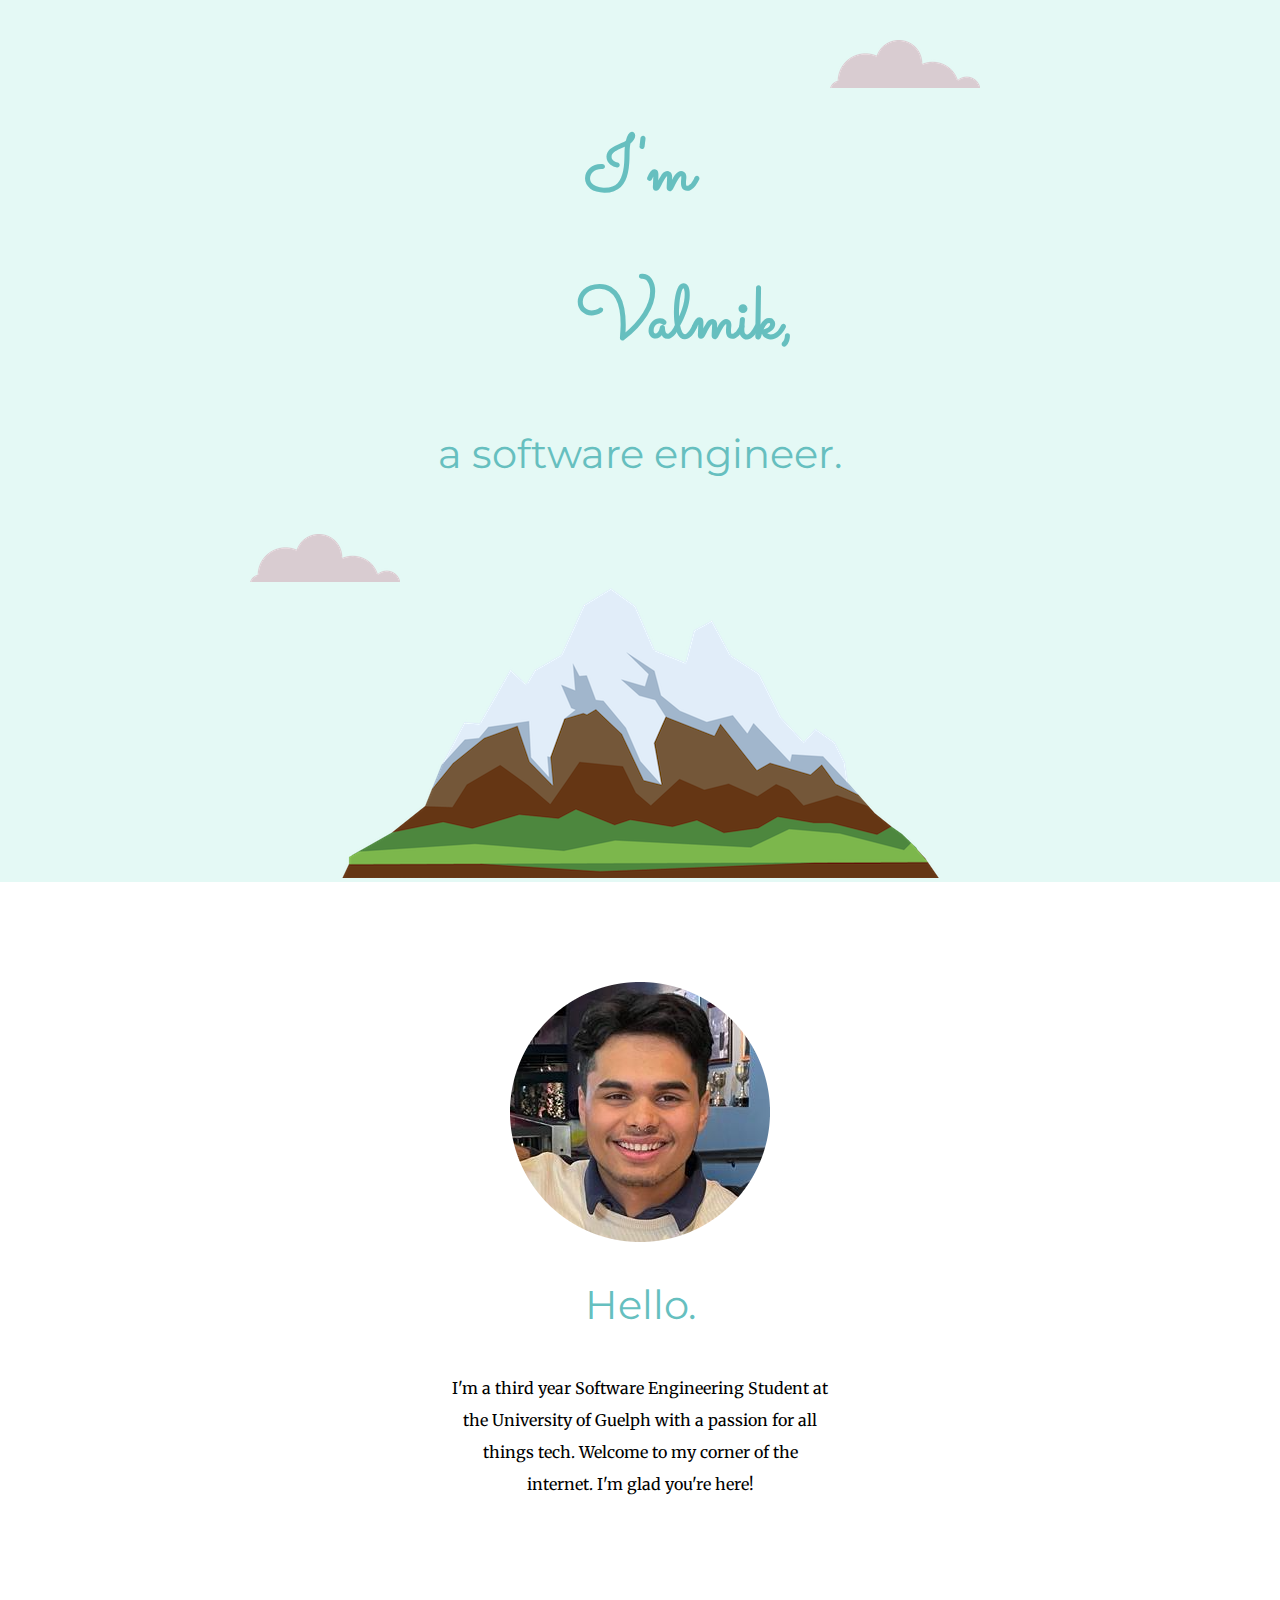
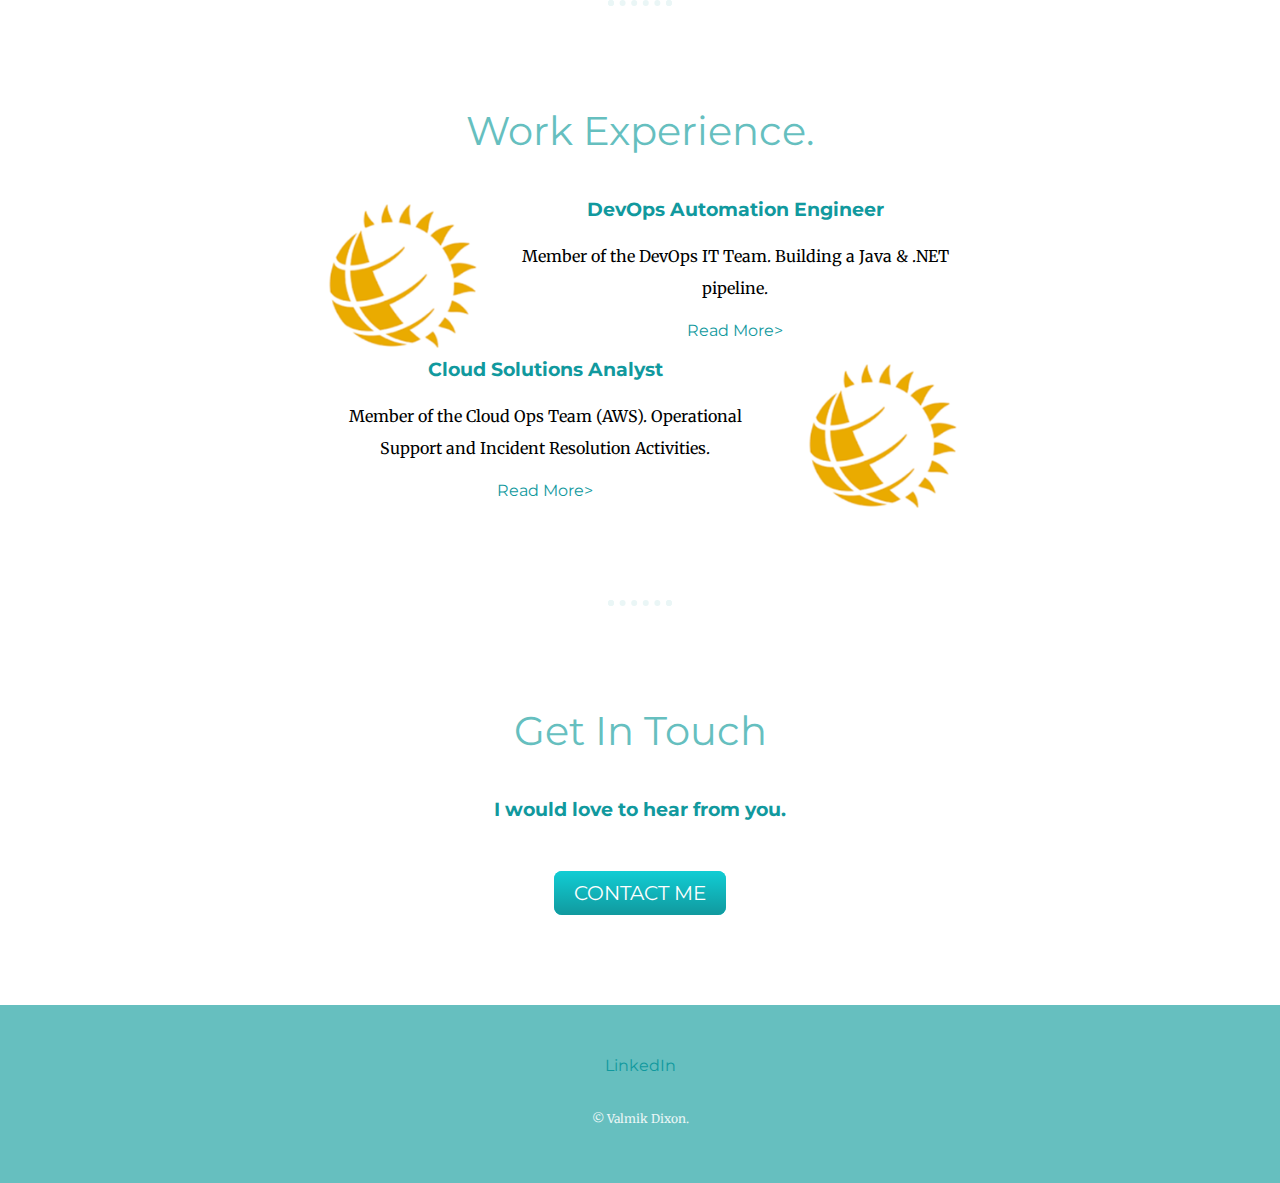
<file: index.html>
<!DOCTYPE html>
<html lang="en" dir="ltr">
  <head>
    <meta charset="utf-8">
    <title>Valmik Dixon</title>
    <link rel="stylesheet" href="css/styles.css ">
    <link rel="icon" href="favicon.ico">
    <link rel="preconnect" href="https://fonts.googleapis.com">
    <link rel="preconnect" href="https://fonts.gstatic.com" crossorigin>
    <link href="https://fonts.googleapis.com/css2?family=Merriweather:ital,wght@1,300&family=Montserrat:wght@300&family=Sacramento&display=swap" rel="stylesheet">

  </head>

  <body>
    <div class="top-container">
      <img class="top-cloud" src="images/cloud.png" alt="cloud-img">
      <h1>I'm Valmik,</h1>
      <h2>a software engineer.</h2>
      <img class="bottom-cloud" src="images/cloud.png" alt="cloud-img">
      <img src="images/mountain.png" alt="mountain-png">
    </div>

    <div class="middle-container">
      <div class="profile">
        <img src="images/valmik.png" alt="profile-img">
        <h2>Hello.</h2>
        <p class="intro">I'm a third year Software Engineering Student at the University of Guelph with a passion for all things tech. Welcome to my corner of the internet.
          I'm glad you're here!
        </p>
      </div>
      <hr>
      <div class="skills">    
        <h2>Work Experience.</h2>
        <div class="skill-row">
          <img class="img-chilli" src="images/chillies.png" alt="chillie-img">
          <h3>DevOps Automation Engineer</h3>
          <p>Member of the DevOps IT Team.     
            Building a Java & .NET pipeline.</p>
            <a class="Expbtn" href="devops.html">Read More></a>
        </div>
        <div class="skill-row">
          <img class="chilli-img" src="images/chillies.png" alt="chillies-img">
          <h3>Cloud Solutions Analyst</h3>
          <p>Member of the Cloud Ops Team (AWS).
            Operational Support and Incident Resolution Activities.</p>
            <a class="Expbtn" href="cloudops.html">Read More></a>
        </div>
      </div>
      <hr>
      <div class="contact-me">
        <h2>Get In Touch</h2>
        <h3>I would love to hear from you.</h3>
        <p class="contact-message"></p>
        <a class="btn" href="mailto:vdixon531@gmail.com">CONTACT ME</a>
      </div>
    </div>
    
    
    <div class="bottom-container">
      <a class="footer-link" href="https://www.linkedin.com/in/valmik-dixon-b5616a171/">LinkedIn</a>
      <p class="copyright">© Valmik Dixon.</p>
    </div>
    

    
  </body>
</html>
</file>
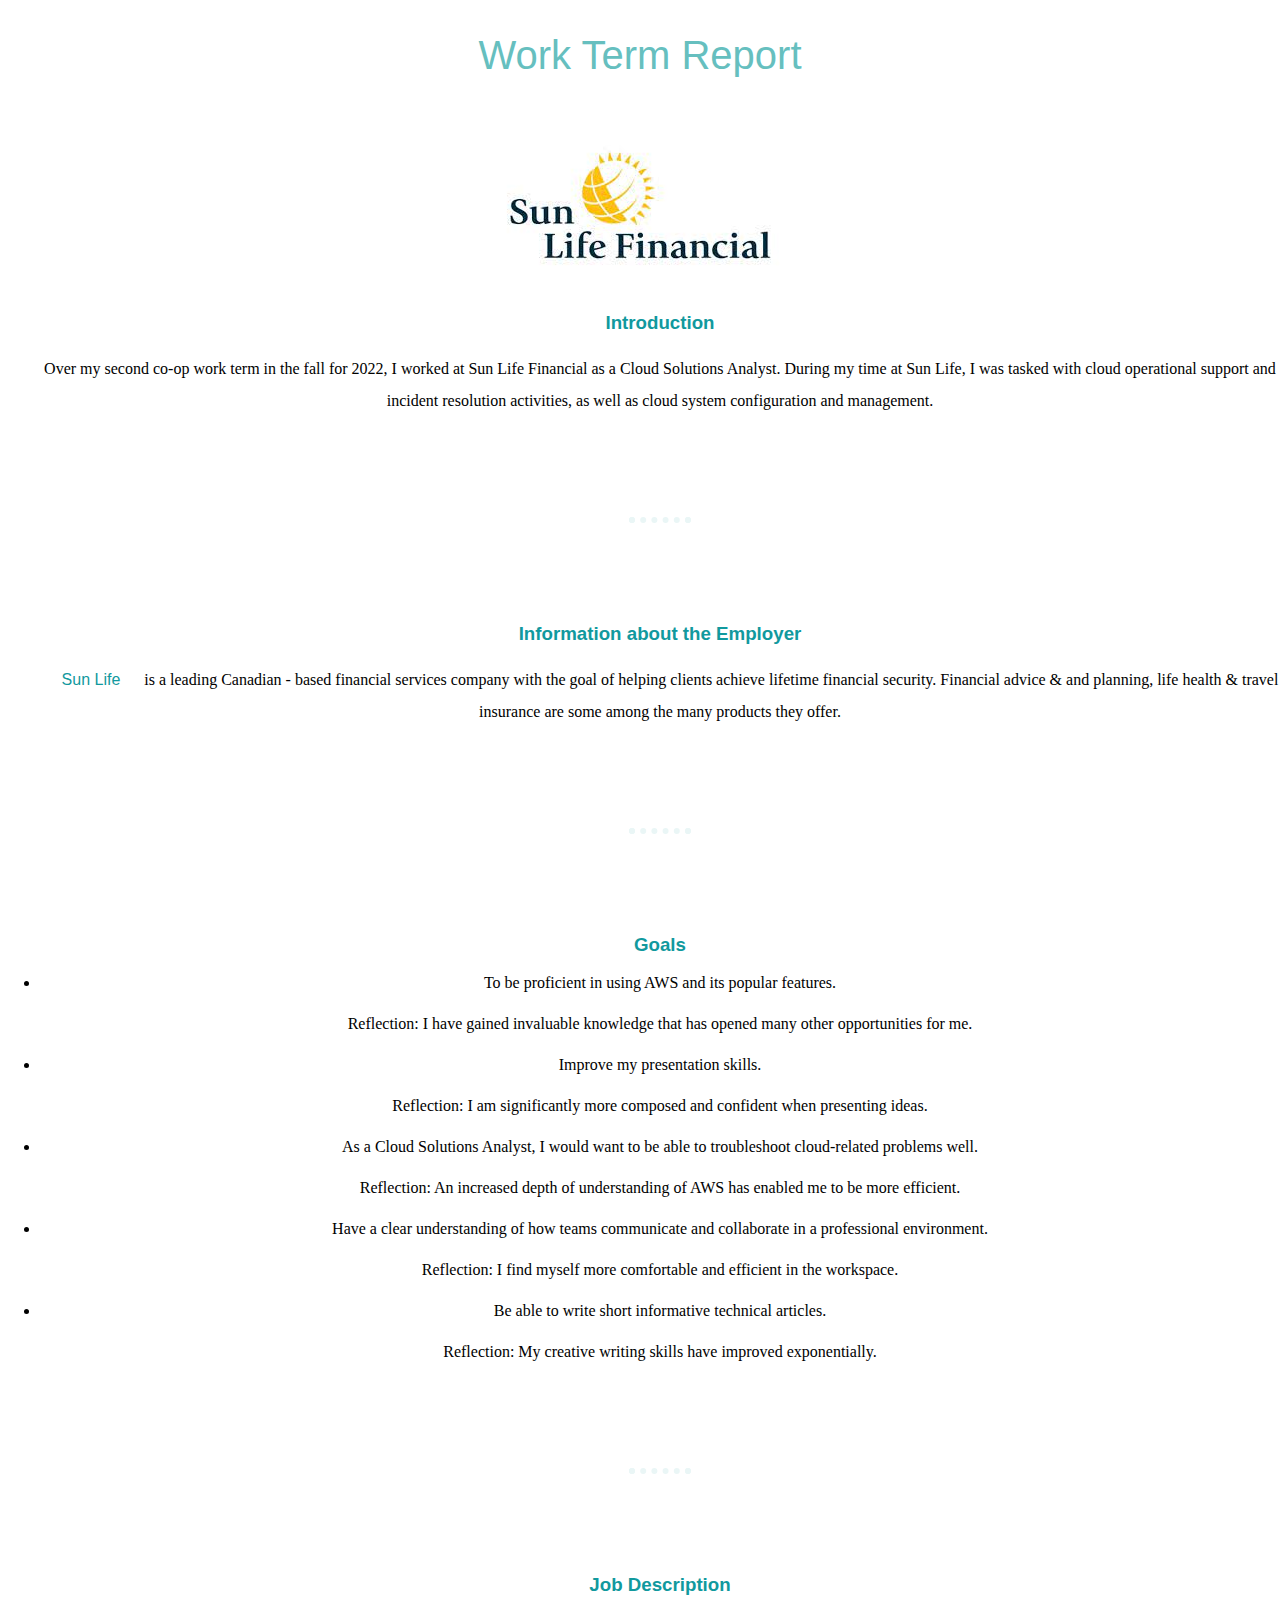
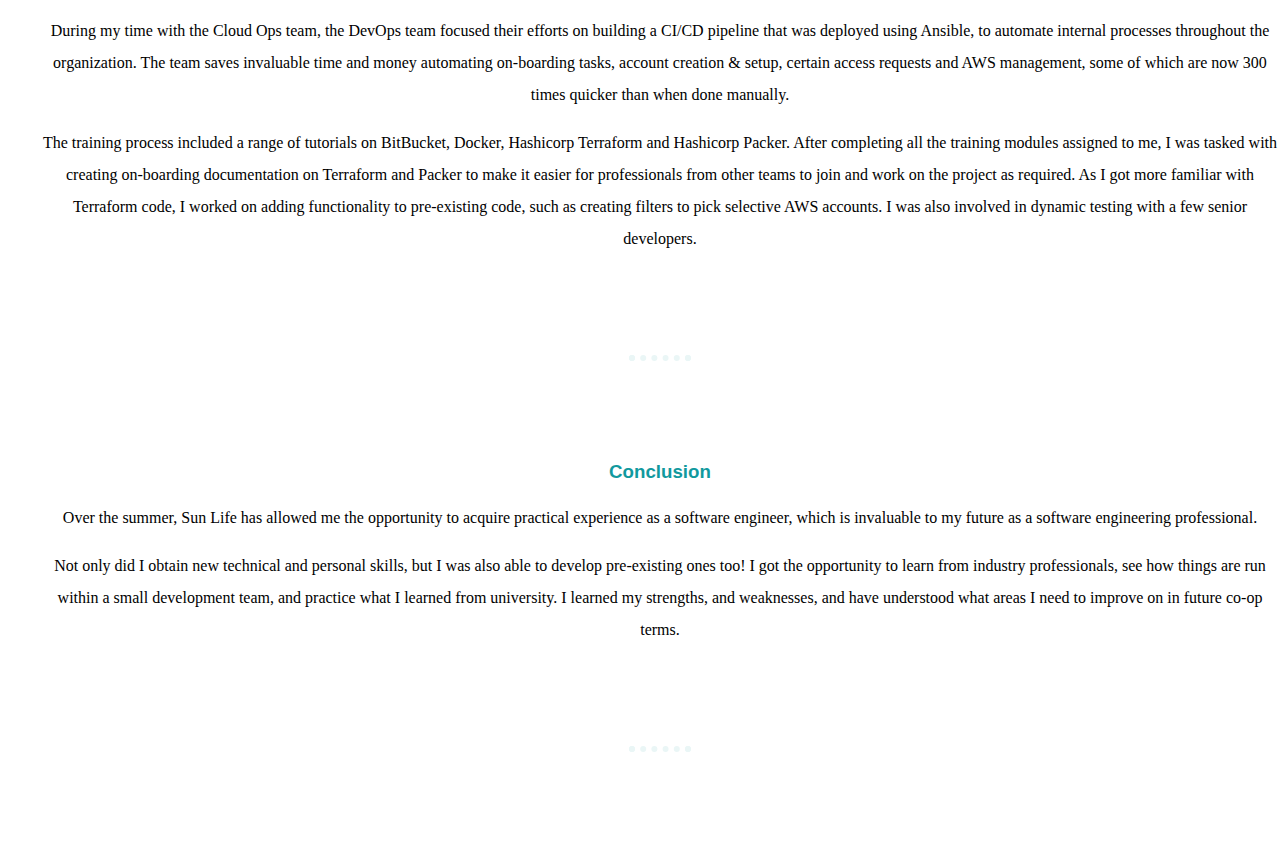
<file: cloudops.html>
<!DOCTYPE html>
<html>
  <head>
    <meta charset="utf-8">
    <title>Work Term Report</title>
    <link rel="stylesheet" href="css/styles.css">
  </head>

  <body>

    <h2 style="text-align:center;">Work Term Report</h2>
    <img src="images/slf.jpg" alt="Valmiks profile picture" class="center">

      <div class = "row"> 
        <div class="column left"></div>

        <div class="column middle">
          <ul>
            <h3>Introduction</h3>
            <p>Over my second co-op work term in the fall for 2022, I worked at Sun Life Financial as a Cloud Solutions Analyst. 
              During my time at Sun Life, I was tasked with cloud operational support and incident resolution activities, as well as
              cloud system configuration and management.</p>
            <hr>
  
            <h3>Information about the Employer</h3>
            <p><a href="https://www.sunlife.ca/en/">Sun Life</a> is a leading Canadian - based financial services company with the goal of helping clients achieve lifetime financial security.
              Financial advice & and planning, life health & travel insurance are some among the many products they offer.
            </p>
            <hr>
  
            <h3>Goals</h3>
          
              <li>To be proficient in using AWS and its popular features.</li>
              <p>Reflection: I have gained invaluable knowledge that has opened many other opportunities for me.</p>
                
              <li>Improve my presentation skills.</li>
              <p>Reflection: I am significantly more composed and confident when presenting ideas. </p>

              <li>	As a Cloud Solutions Analyst, I would want to be able to troubleshoot cloud-related problems well.</li>
              <p>Reflection: An increased depth of understanding of AWS has enabled me to be more efficient. </p>

              <li>Have a clear understanding of how teams communicate and collaborate in a professional environment.</li>
              <p>Reflection: I find myself more comfortable and efficient in the workspace. </p>

              <li>Be able to write short informative technical articles.</li>
              <p>Reflection: My creative writing skills have improved exponentially.</p>
         
            <hr>
  
            <h3>Job Description</h3>
            <p>During my time with the Cloud Ops team, the DevOps team focused their efforts on building a CI/CD pipeline that was deployed using Ansible, to automate internal processes throughout the organization. The team saves invaluable time and money automating on-boarding tasks, account 
              creation & setup, certain access requests and AWS management, some of which are now 300 times quicker than when done manually.</p>
              <p>The training process included a range of tutorials on BitBucket, Docker, Hashicorp Terraform and Hashicorp Packer. After completing all the training modules assigned to me, I was tasked with creating on-boarding documentation on Terraform and Packer 
                to make it easier for professionals from other teams to join and work on the project as required. As I got more familiar with Terraform code, I worked on adding functionality to pre-existing code, such as creating filters to pick selective AWS accounts.
                I was also involved in dynamic testing with a few senior developers. 
              </p>
            <hr>
  
            <h3>Conclusion</h3>
            <p>Over the summer, Sun Life has allowed me the opportunity to acquire practical experience as a software engineer, which is invaluable
              to my future as a software engineering professional.
            </p>
            <p>Not only did I obtain new technical and personal skills, but I was also able to develop pre-existing ones too! I got the opportunity to learn from industry professionals, see how things 
              are run within a small development team, and practice what I learned from university. I learned my
              strengths, and weaknesses, and have understood what areas I need to improve on in future co-op
              terms. </p>
            <hr>
          </ul>
        </div>
        
        <div class="column right"></div>
      </div>  
  </body>
</html>
</file>
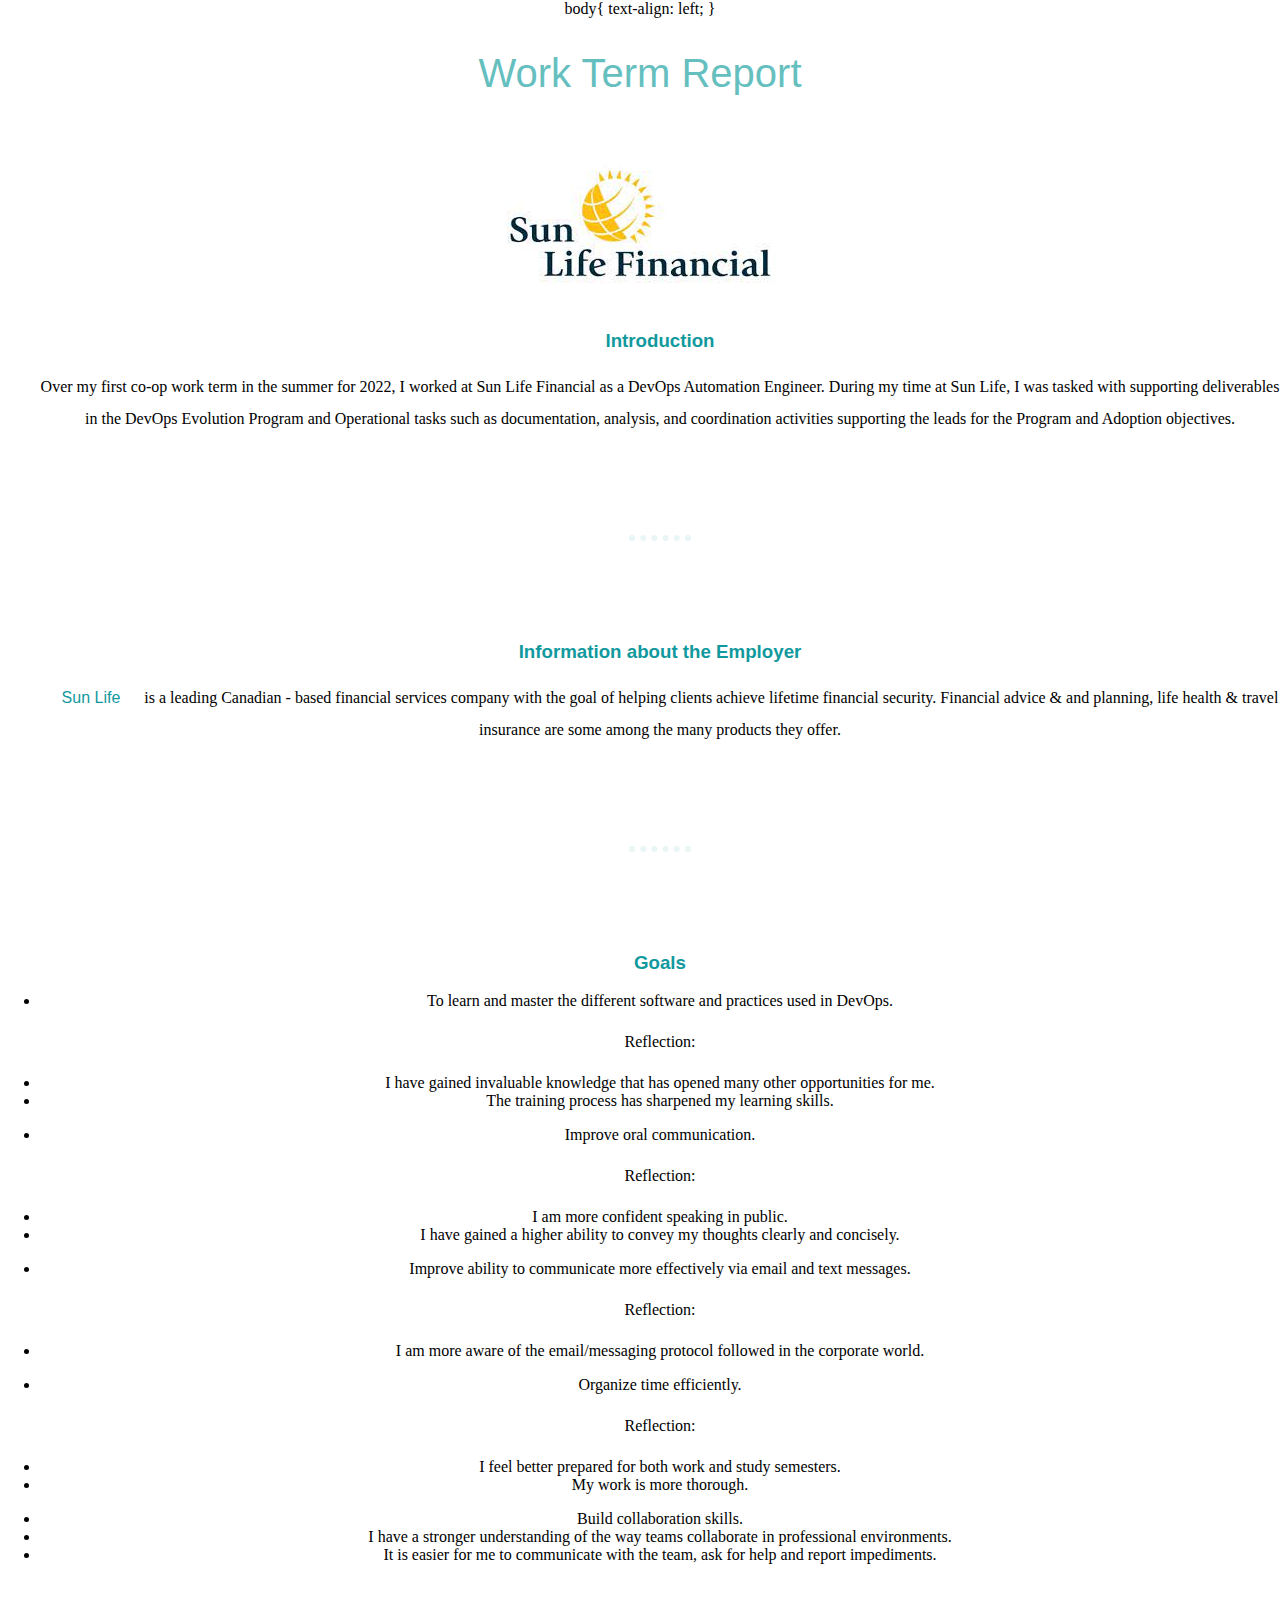
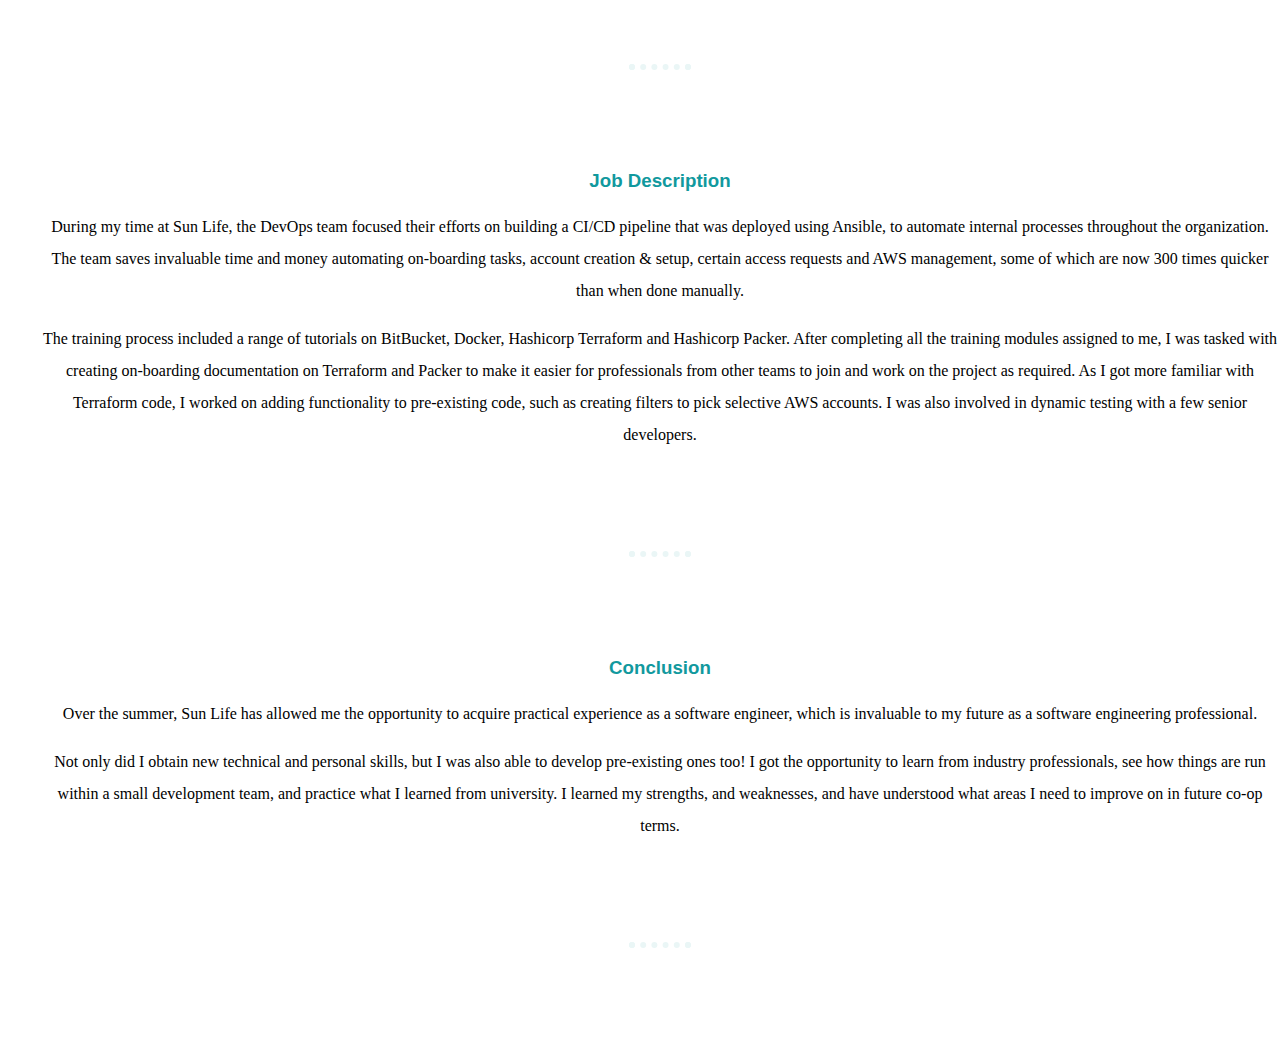
<file: devops.html>
<!DOCTYPE html>
<html>
  <head>
    <meta charset="utf-8">
    <title>Work Term Report</title>
    <link rel="stylesheet" href="css/styles.css">
    body{
        text-align: left;
    }
  </head>

  <body>

    <h2 style="text-align:center;">Work Term Report</h1>
    <img src="images/slf.jpg" alt="Valmiks profile picture" class="center">

      <div class = "row"> 
        <div class="column left"></div>

        <div class="column middle">
          <ul>
            <h3>Introduction</h3>
            <p>Over my first co-op work term in the summer for 2022, I worked at Sun Life Financial as a DevOps Automation Engineer. 
              During my time at Sun Life, I was tasked with supporting deliverables in the DevOps Evolution Program and Operational tasks such as documentation, 
              analysis, and coordination activities supporting the leads for the Program and Adoption objectives.</p>
            <hr>
  
            <h3>Information about the Employer</h3>
            <p><a href="https://www.sunlife.ca/en/">Sun Life</a> is a leading Canadian - based financial services company with the goal of helping clients achieve lifetime financial security.
              Financial advice & and planning, life health & travel insurance are some among the many products they offer.
            </p>
            <hr>
  
            <h3>Goals</h3>
              <li>To learn and master the different software and practices used in DevOps.</li>
              <p>Reflection: 
                  <li>I have gained invaluable knowledge that has opened many other opportunities for me.</li>
                  <li>The training process has sharpened my learning skills.</li>
                </p>
              <li>Improve oral communication.</li>
              <p>Reflection: 
                 
                  <li>I am more confident speaking in public.</li>
                  <li>I have gained a higher ability to convey my thoughts clearly and concisely.</li>
                 </p>
              <li>Improve ability to communicate more effectively via email and text messages.</li>
              <p>Reflection: 
                 
                  <li>I am more aware of the email/messaging protocol followed in the corporate world.</li>
                 </p>
              <li>Organize time efficiently.</li>
              <p>Reflection: 
                 
                  <li>I feel better prepared for both work and study semesters.</li>
                  <li>My work is more thorough.</li>
                 </p>
              <li>Build collaboration skills.</li>
                 
                  <li>I have a stronger understanding of the way teams collaborate in professional environments.</li>
                  <li>It is easier for me to communicate with the team, ask for help and report impediments.</li>
                 </p>
            
            <hr>
  
            <h3>Job Description</h3>
            <p>During my time at Sun Life, the DevOps team focused their efforts on building a CI/CD pipeline that was deployed using Ansible, to automate internal processes throughout the organization. The team saves invaluable time and money automating on-boarding tasks, account 
              creation & setup, certain access requests and AWS management, some of which are now 300 times quicker than when done manually.</p>
              <p>The training process included a range of tutorials on BitBucket, Docker, Hashicorp Terraform and Hashicorp Packer. After completing all the training modules assigned to me, I was tasked with creating on-boarding documentation on Terraform and Packer 
                to make it easier for professionals from other teams to join and work on the project as required. As I got more familiar with Terraform code, I worked on adding functionality to pre-existing code, such as creating filters to pick selective AWS accounts.
                I was also involved in dynamic testing with a few senior developers. 
              </p>
            <hr>
  
            <h3>Conclusion</h3>
            <p>Over the summer, Sun Life has allowed me the opportunity to acquire practical experience as a software engineer, which is invaluable
              to my future as a software engineering professional.
            </p>
            <p>Not only did I obtain new technical and personal skills, but I was also able to develop pre-existing ones too! I got the opportunity to learn from industry professionals, see how things 
              are run within a small development team, and practice what I learned from university. I learned my
              strengths, and weaknesses, and have understood what areas I need to improve on in future co-op
              terms. </p>
            <hr>
          </ul>
        </div>
        
        <div class="column right"></div>
      </div>  
  </body>
</html>
</file>
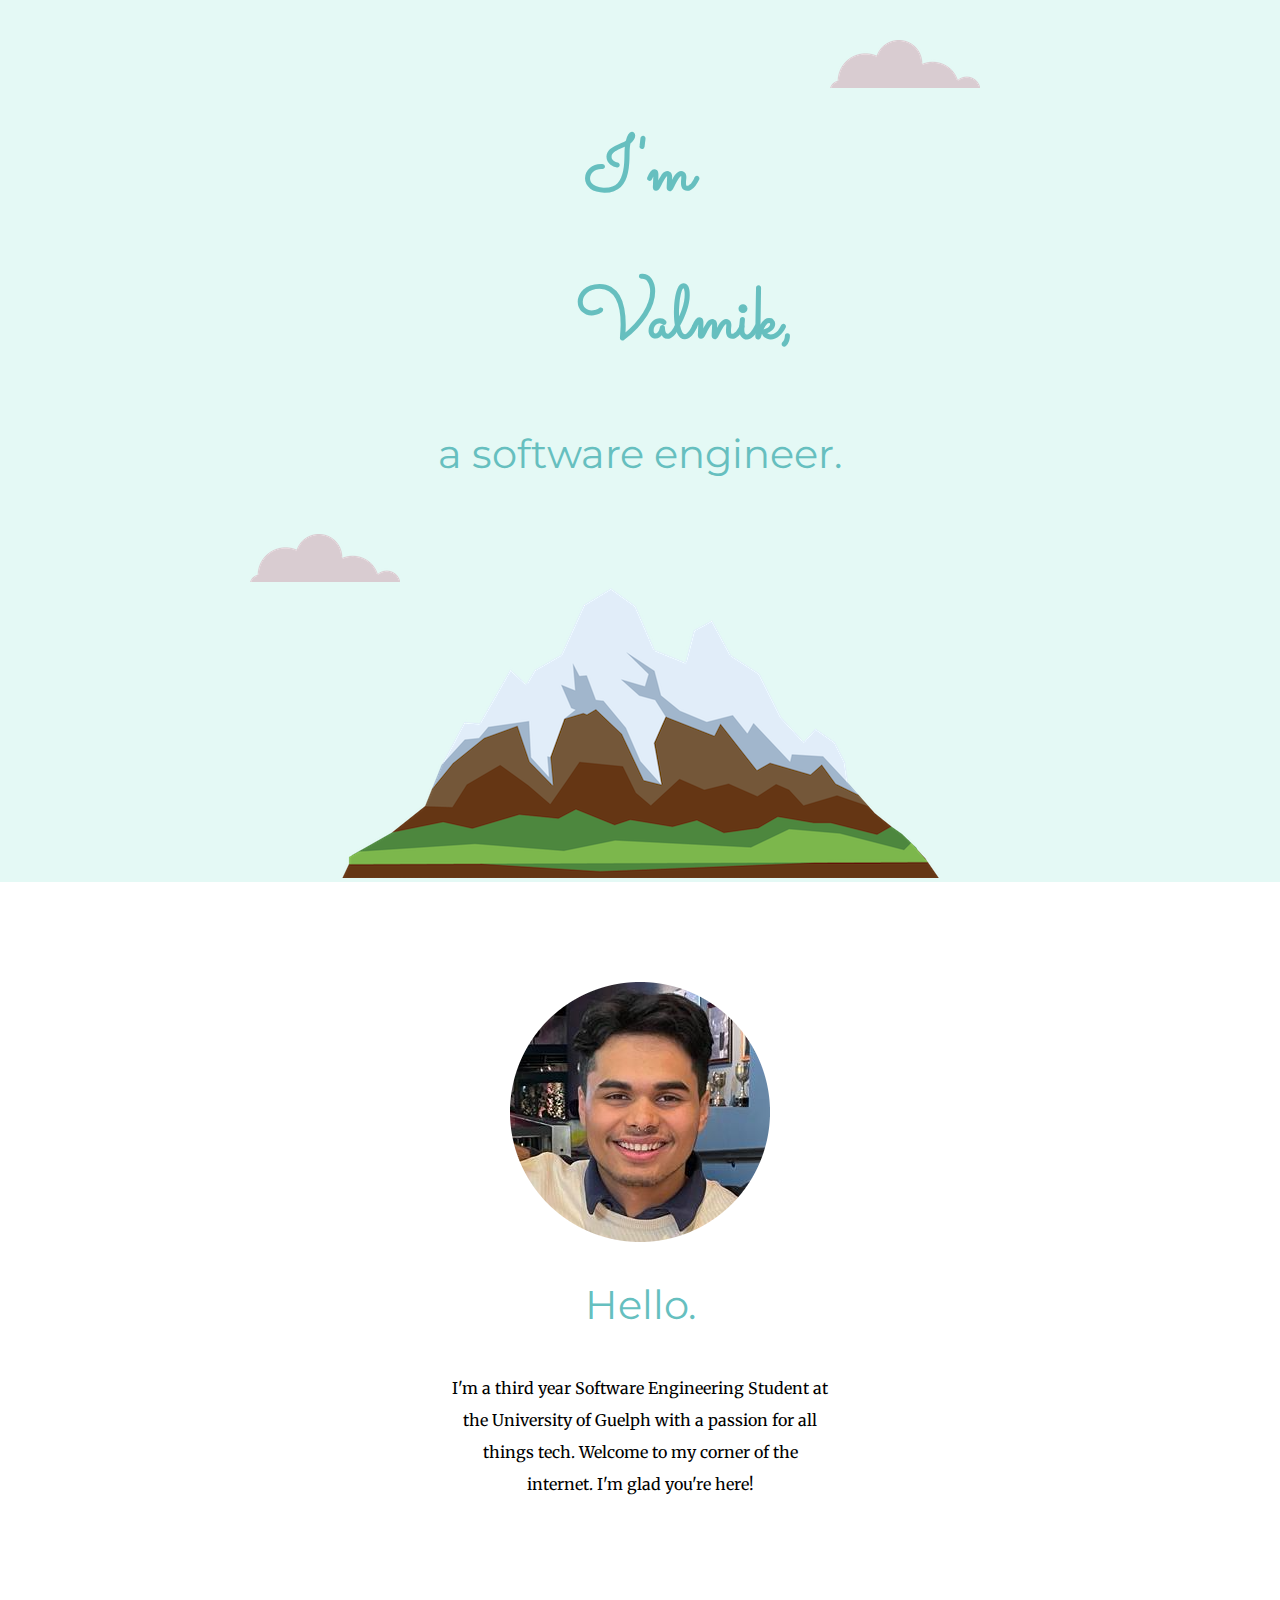
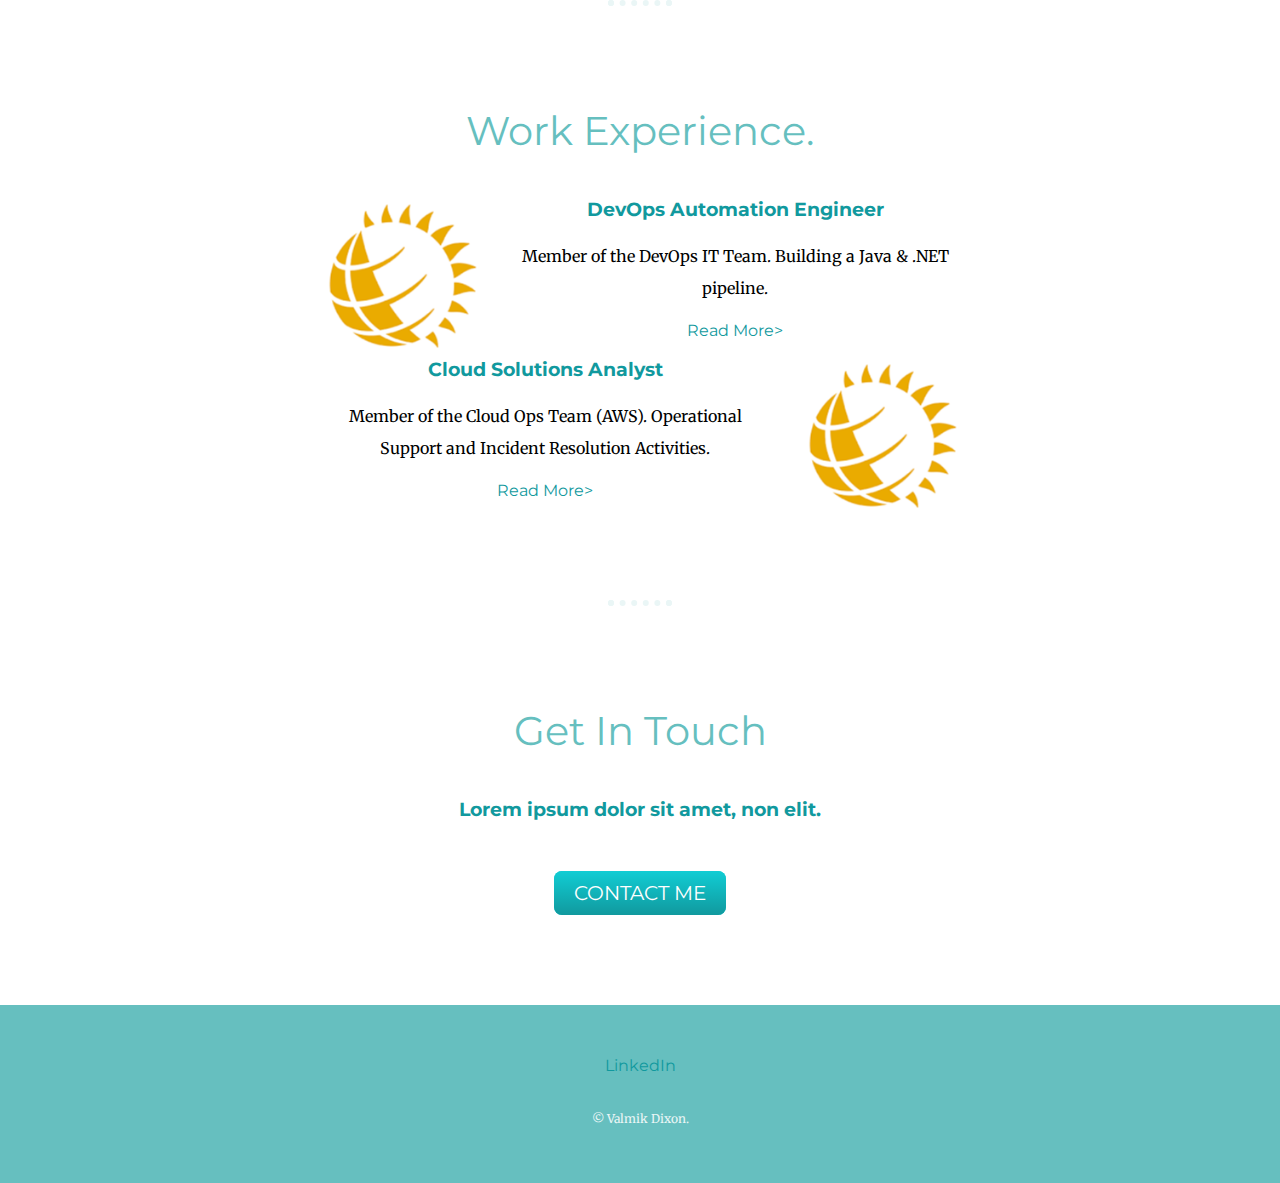
<file: portfolio.html>
<!DOCTYPE html>
<html lang="en" dir="ltr">
  <head>
    <meta charset="utf-8">
    <title>Valmik Dixon</title>
    <link rel="stylesheet" href="css/styles.css ">
    <link rel="icon" href="favicon.ico">
    <link rel="preconnect" href="https://fonts.googleapis.com">
    <link rel="preconnect" href="https://fonts.gstatic.com" crossorigin>
    <link href="https://fonts.googleapis.com/css2?family=Merriweather:ital,wght@1,300&family=Montserrat:wght@300&family=Sacramento&display=swap" rel="stylesheet">

  </head>

  <body>
    <div class="top-container">
      <img class="top-cloud" src="images/cloud.png" alt="cloud-img">
      <h1>I'm Valmik,</h1>
      <h2>a software engineer.</h2>
      <img class="bottom-cloud" src="images/cloud.png" alt="cloud-img">
      <img src="images/mountain.png" alt="mountain-png">
    </div>

    <div class="middle-container">
      <div class="profile">
        <img src="images/valmik.png" alt="profile-img">
        <h2>Hello.</h2>
        <p class="intro">I'm a third year Software Engineering Student at the University of Guelph with a passion for all things tech. Welcome to my corner of the internet.
          I'm glad you're here!
        </p>
      </div>
      <hr>
      <div class="skills">    
        <h2>Work Experience.</h2>
        <div class="skill-row">
          <img class="img-chilli" src="images/chillies.png" alt="chillie-img">
          <h3>DevOps Automation Engineer</h3>
          <p>Member of the DevOps IT Team.     
            Building a Java & .NET pipeline.</p>
            <a class="Expbtn" href="devops.html">Read More></a>
        </div>
        <div class="skill-row">
          <img class="chilli-img" src="images/chillies.png" alt="chillies-img">
          <h3>Cloud Solutions Analyst</h3>
          <p>Member of the Cloud Ops Team (AWS).
            Operational Support and Incident Resolution Activities.</p>
            <a class="Expbtn" href="cloudops.html">Read More></a>
        </div>
      </div>
      <hr>
      <div class="contact-me">
        <h2>Get In Touch</h2>
        <h3>Lorem ipsum dolor sit amet, non elit.</h3>
        <p class="contact-message"></p>
        <a class="btn" href="mailto:vdixon531@gmail.com">CONTACT ME</a>
      </div>
    </div>
    
    
    <div class="bottom-container">
      <a class="footer-link" href="https://www.linkedin.com/in/valmik-dixon-b5616a171/">LinkedIn</a>
      <p class="copyright">© Valmik Dixon.</p>
    </div>
    

    
  </body>
</html>
</file>
<file: css/styles.css>
body{
    margin: 0;
    text-align: center;
    font-family: 'Merriweather', serif; 
}

h1{
    color: #66BFBF;
    font-size: 4.625rem;
    line-height: 2;
    width: 10%;
    margin: 0 auto 0 auto;
    font-family: 'Sacramento', cursive;
}

h2{
    color: #66BFBF;
    font-size: 2.5rem;
    font-weight: normal;
    font-family: 'Montserrat', sans-serif;
    padding-bottom: 10px;
}

h3{
    color: #11999E;
    font-family: 'Montserrat', sans-serif;
}

p{
    line-height: 2; 
}

a{
    color: #11999E;
    font-family: 'Montserrat', sans-serif;
    margin: 10px 20px;
    text-decoration: none;
}

a:hover{
    color: #eaf6f6;
}

hr{
    border: dotted #eaf6f6 6px;
    border-bottom: none;
    width: 4%;
    margin: 100px auto; 
}

.top-container{
    background-color: #E4F9F5;
    position: relative;
    padding-top: 100px;
}

.middle-container{
    padding: 100px 0;
   
}

.bottom-container{
    background-color: #66BFBF;
    padding: 50px 0 20px;
}

.top-cloud{
    position: absolute;
    right: 300px;
    top: 40px;
}

.bottom-cloud{
    position: absolute;
    left: 250px;
    bottom: 300px;
}

.skill-row{
    width: 50%;
    margin: auto;
} 

.img-chilli{
    width: 25%;
    margin-right: 30px;
    float: left;
}

.chilli-img{
    width:  25%;
    float: right;
    margin-left: 30px;
}

.intro{
    width: 30%;
    margin: auto;
}

.contact-message{
    width: 40%;
    margin: 40px auto 60px;
}

.copyright{
    color: #eaf6f6;
    font-size: 0.75rem;
    padding: 20px 0px;
}

.btn{
    background: #11CDD4;
    background-image: -webkit-linear-gradient(top, #11CDD4, #11999E);
    background-image: -moz-linear-gradient(top, #11CDD4, #11999E);
    background-image: -ms-linear-gradient(top, #11CDD4, #11999E);
    background-image: -o-linear-gradient(top, #11CDD4, #11999E);
    background-image: linear-gradient(to bottom, #11CDD4, #11999E);
    -webkit-border-radius: 8;
    -moz-border-radius: 8;
    border-radius: 8px;
    font-family: 'Montserrat', sans-serif;
    color: #ffffff;
    font-size: 20px;
    padding: 10px 20px 10px 20px;
    text-decoration: none;
}
  
.btn:hover{
    background: #30E3CB;
    background-image: -webkit-linear-gradient(top, #30E3CB, #2BC4AD);
    background-image: -moz-linear-gradient(top, #30E3CB, #2BC4AD);
    background-image: -ms-linear-gradient(top, #30E3CB, #2BC4AD);
    background-image: -o-linear-gradient(top, #30E3CB, #2BC4AD);
    background-image: linear-gradient(to bottom, #30E3CB, #2BC4AD);
    text-decoration: none;
}
</file>
